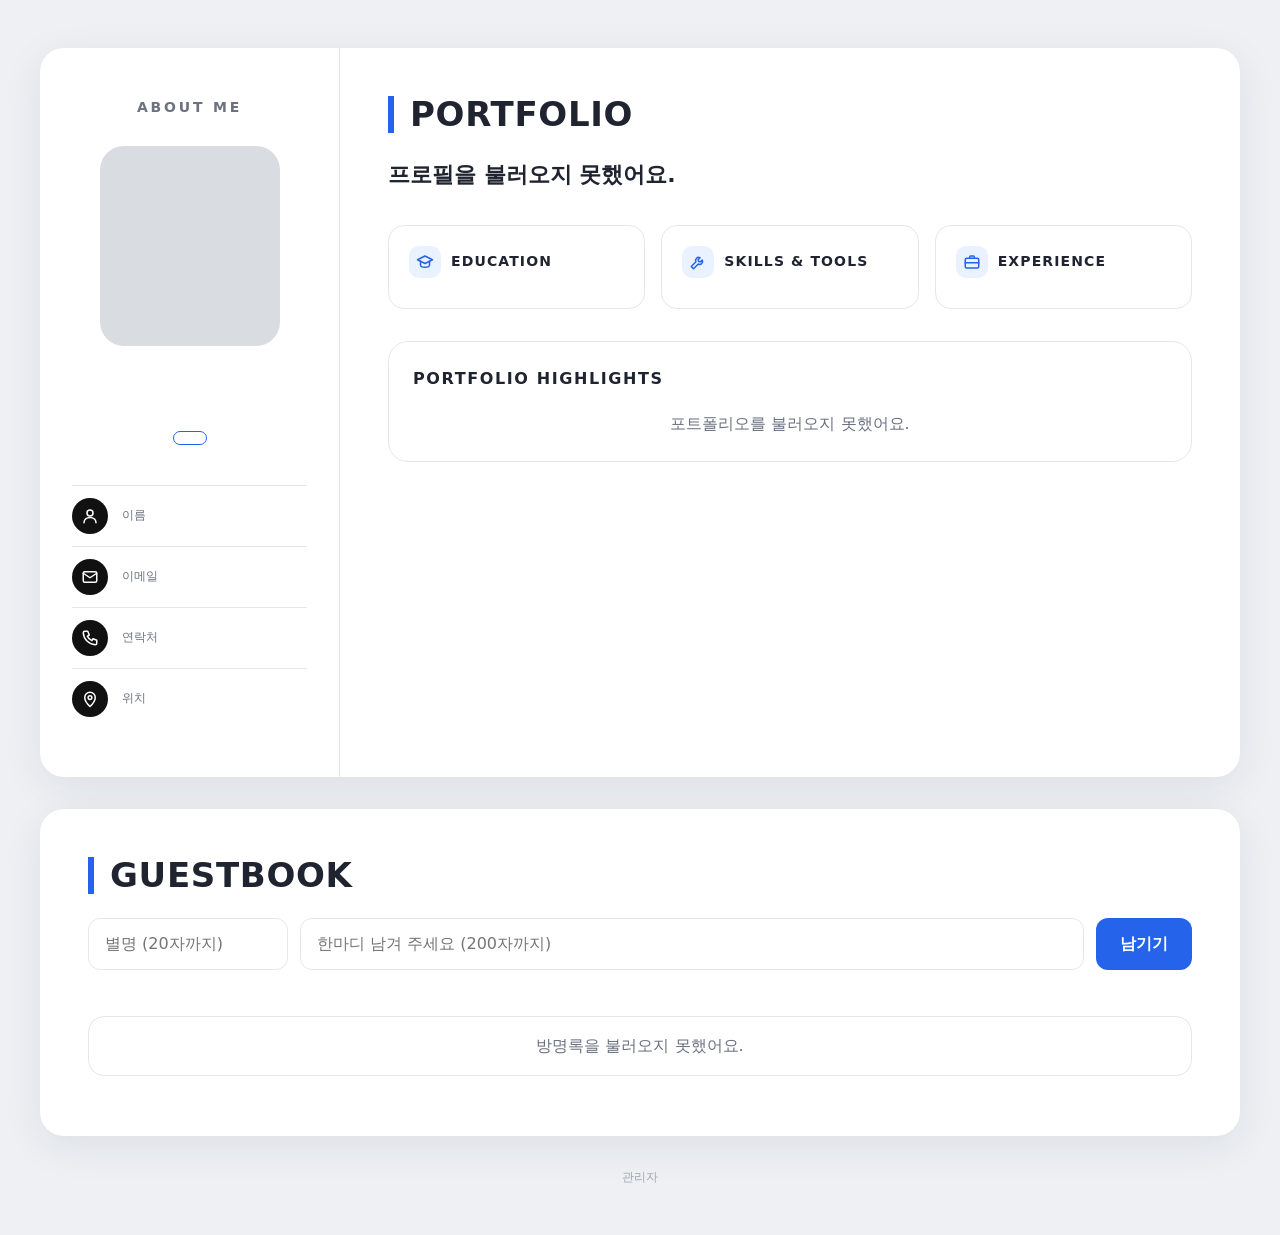
<file: index.html>
<!DOCTYPE html>
<html lang="ko">
<head>
  <meta charset="UTF-8">
  <meta name="viewport" content="width=device-width, initial-scale=1.0">
  <title>포트폴리오</title>
  <link rel="stylesheet" href="style.css">
</head>
<body>
  <!-- 큰 흰 카드: 왼쪽 ABOUT ME, 오른쪽 PORTFOLIO -->
  <main class="sheet">
    <aside class="about">
      <h2 class="section-label">ABOUT ME</h2>

      <div class="photo" id="profile-photo"></div>

      <h1 class="name" id="profile-name">&nbsp;</h1>
      <p class="title" id="profile-title"></p>
      <p class="badge" id="profile-badge" hidden></p>

      <ul class="contacts">
        <li>
          <span class="contact-icon" aria-hidden="true">
            <svg viewBox="0 0 24 24"><circle cx="12" cy="8" r="4"/><path d="M4 21c0-4.4 3.6-7 8-7s8 2.6 8 7"/></svg>
          </span>
          <span><small>이름</small><span id="contact-name"></span></span>
        </li>
        <li>
          <span class="contact-icon" aria-hidden="true">
            <svg viewBox="0 0 24 24"><rect x="3" y="5" width="18" height="14" rx="2"/><path d="M3 7l9 6 9-6"/></svg>
          </span>
          <span><small>이메일</small><a id="contact-email"></a></span>
        </li>
        <li>
          <span class="contact-icon" aria-hidden="true">
            <svg viewBox="0 0 24 24"><path d="M5 3h4l2 5-2.5 1.5a11 11 0 0 0 6 6L16 13l5 2v4a2 2 0 0 1-2 2A17 17 0 0 1 3 5a2 2 0 0 1 2-2z"/></svg>
          </span>
          <span><small>연락처</small><a id="contact-phone"></a></span>
        </li>
        <li>
          <span class="contact-icon" aria-hidden="true">
            <svg viewBox="0 0 24 24"><path d="M12 22s7-6.5 7-12a7 7 0 0 0-14 0c0 5.5 7 12 7 12z"/><circle cx="12" cy="10" r="2.5"/></svg>
          </span>
          <span><small>위치</small><span id="contact-location"></span></span>
        </li>
      </ul>
    </aside>

    <section class="content">
      <h2 class="big-title">PORTFOLIO</h2>

      <p class="headline" id="profile-headline"></p>
      <p class="intro" id="profile-intro"></p>

      <div class="info-grid">
        <div class="info">
          <h3>
            <span class="info-icon" aria-hidden="true">
              <svg viewBox="0 0 24 24"><path d="M2 9l10-5 10 5-10 5z"/><path d="M6 11v5c0 1.5 2.7 3 6 3s6-1.5 6-3v-5"/></svg>
            </span>
            EDUCATION
          </h3>
          <p id="profile-education"></p>
        </div>
        <div class="info">
          <h3>
            <span class="info-icon" aria-hidden="true">
              <svg viewBox="0 0 24 24"><path d="M14.7 6.3a4 4 0 0 0-5.4 5.4L3 18l3 3 6.3-6.3a4 4 0 0 0 5.4-5.4l-2.5 2.5-2.4-.6-.6-2.4z"/></svg>
            </span>
            SKILLS &amp; TOOLS
          </h3>
          <p id="profile-skills"></p>
        </div>
        <div class="info">
          <h3>
            <span class="info-icon" aria-hidden="true">
              <svg viewBox="0 0 24 24"><rect x="3" y="7" width="18" height="13" rx="2"/><path d="M9 7V5a1 1 0 0 1 1-1h4a1 1 0 0 1 1 1v2M3 13h18"/></svg>
            </span>
            EXPERIENCE
          </h3>
          <p id="profile-experience"></p>
        </div>
      </div>

      <div class="highlights">
        <h3 class="highlights-title">PORTFOLIO HIGHLIGHTS</h3>
        <div class="cards" id="cards">
          <p class="empty">불러오는 중…</p>
        </div>
      </div>

      <blockquote class="quote" id="profile-quote"></blockquote>
    </section>
  </main>

  <!-- 방명록 -->
  <section class="sheet guestbook">
    <h2 class="big-title">GUESTBOOK</h2>

    <form class="gb-form" id="gb-form">
      <input type="text" id="gb-nickname" placeholder="별명 (20자까지)" maxlength="20" required>
      <input type="text" id="gb-message" placeholder="한마디 남겨 주세요 (200자까지)" maxlength="200" required>
      <button type="button" id="gb-submit">남기기</button>
    </form>
    <p class="gb-status" id="gb-status" role="status"></p>

    <ul class="gb-list" id="gb-list"></ul>
  </section>

  <p class="admin-link"><a href="admin.html">관리자</a></p>

  <script src="script.js"></script>
</body>
</html>
</file>
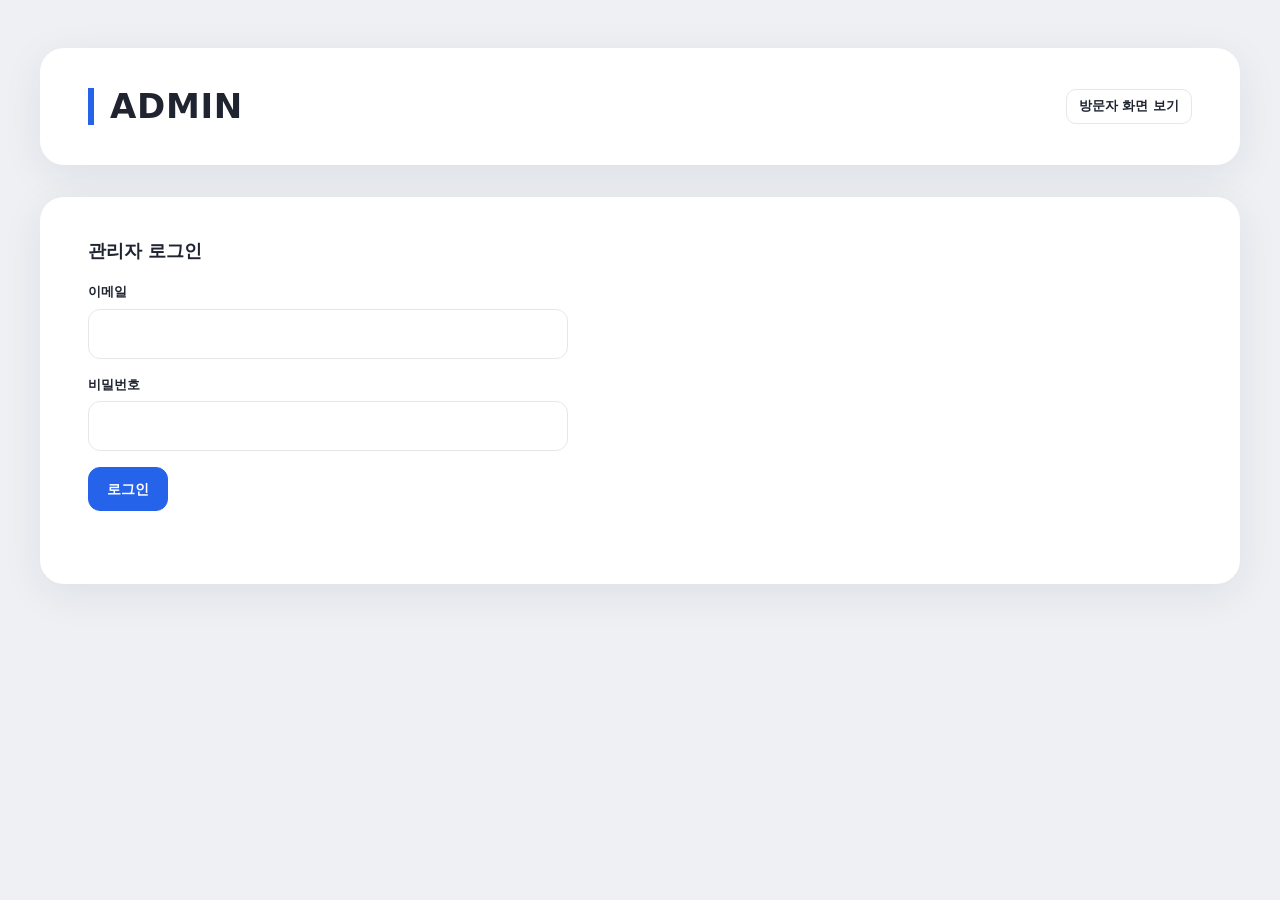
<file: admin.html>
<!DOCTYPE html>
<html lang="ko">
<head>
  <meta charset="UTF-8">
  <meta name="viewport" content="width=device-width, initial-scale=1.0">
  <meta name="robots" content="noindex">
  <title>관리자 | 포트폴리오</title>
  <link rel="stylesheet" href="style.css">
  <style>
    /* ===== 관리자 화면에만 쓰는 모양 ===== */
    .sheet.pad { padding: 40px 48px; }
    .narrow { max-width: 480px; }

    .admin-top {
      display: flex;
      flex-wrap: wrap;
      align-items: center;
      justify-content: space-between;
      gap: 16px;
    }
    .admin-top .big-title { margin: 0; }
    .admin-top .who { color: var(--muted); font-size: 14px; }
    .row { display: flex; flex-wrap: wrap; align-items: center; gap: 8px; }

    .field { display: block; margin-bottom: 16px; }
    .field > span {
      display: block;
      margin-bottom: 6px;
      font-size: 13px;
      font-weight: 700;
    }
    .field small { color: var(--muted); font-weight: 400; }
    .field input[type="text"],
    .field input[type="email"],
    .field input[type="password"],
    .field input[type="number"],
    .field textarea {
      width: 100%;
      padding: 11px 14px;
      border: 1px solid var(--line);
      border-radius: 12px;
      font: inherit;
      background: #fff;
    }
    .field textarea { min-height: 90px; resize: vertical; }
    .field input:focus,
    .field textarea:focus { outline: none; border-color: var(--blue); }
    .field input[readonly] { background: var(--tag); color: var(--muted); }

    .grid-2 {
      display: grid;
      grid-template-columns: 1fr 1fr;
      gap: 0 16px;
    }

    .btn {
      padding: 10px 18px;
      border: 1px solid var(--line);
      border-radius: 12px;
      background: #fff;
      color: var(--text);
      font: inherit;
      font-size: 14px;
      font-weight: 700;
      cursor: pointer;
    }
    .btn:hover { border-color: var(--blue); color: var(--blue); }
    .btn:disabled { opacity: 0.5; cursor: default; }
    .btn.primary { background: var(--blue); border-color: var(--blue); color: #fff; }
    .btn.danger:hover { border-color: #e11d48; color: #e11d48; }
    .btn.small { padding: 6px 12px; font-size: 13px; border-radius: 10px; }

    .msg { min-height: 1.6em; margin: 10px 0 0; font-size: 14px; color: var(--muted); }
    .msg.error { color: #e11d48; }
    .msg.ok { color: #16a34a; }

    .subtitle { margin: 0 0 16px; font-size: 18px; }

    .photo-row { display: flex; align-items: center; gap: 20px; margin-bottom: 16px; }
    .photo.small { width: 110px; height: 120px; margin: 0; border-radius: 18px; flex: none; }
    .photo-row > div { min-width: 0; }
    input[type="file"] { max-width: 100%; }

    /* 카드 목록 */
    .admin-cards { list-style: none; margin: 0 0 24px; padding: 0; }
    .admin-card {
      display: grid;
      grid-template-columns: 120px 1fr auto;
      gap: 16px;
      align-items: center;
      padding: 14px;
      border: 1px solid var(--line);
      border-radius: 16px;
      margin-bottom: 12px;
    }
    .admin-card .thumb { margin: 0; }
    .admin-card .card-title { margin: 2px 0; }
    .admin-card .likes-count { color: #f43f5e; font-size: 13px; font-weight: 700; }
    .admin-card .actions { display: flex; flex-wrap: wrap; justify-content: flex-end; gap: 6px; max-width: 260px; }

    .editor {
      padding: 24px;
      border: 1px solid var(--line);
      border-radius: 20px;
      background: #fafbfc;
    }
    .file-box {
      padding: 14px;
      border: 1px dashed var(--line);
      border-radius: 12px;
      background: #fff;
    }
    .file-box .current { margin: 8px 0 0; font-size: 13px; color: var(--muted); word-break: break-all; }

    .gb-list .gb-head { align-items: center; }

    @media (max-width: 760px) {
      .sheet.pad { padding: 28px 20px; }
      .grid-2 { grid-template-columns: 1fr; }
      .admin-card { grid-template-columns: 1fr; }
      .admin-card .actions { justify-content: flex-start; max-width: none; }
    }
  </style>
</head>
<body>
  <!-- 맨 위: 제목, 로그인한 사람, 로그아웃 -->
  <header class="sheet pad admin-top">
    <h1 class="big-title">ADMIN</h1>
    <div class="row">
      <span class="who" id="who"></span>
      <a class="btn small" href="index.html">방문자 화면 보기</a>
      <button type="button" class="btn small" id="logout-btn" hidden>로그아웃</button>
    </div>
  </header>

  <!-- 로그인 -->
  <section class="sheet pad" id="login-view" hidden>
    <div class="narrow">
      <h2 class="subtitle">관리자 로그인</h2>
      <label class="field">
        <span>이메일</span>
        <input type="email" id="login-email" autocomplete="username">
      </label>
      <label class="field">
        <span>비밀번호</span>
        <input type="password" id="login-password" autocomplete="current-password">
      </label>
      <button type="button" class="btn primary" id="login-btn">로그인</button>
      <p class="msg" id="login-msg" role="status"></p>
    </div>
  </section>

  <!-- 관리자가 아닐 때 -->
  <section class="sheet pad" id="denied-view" hidden>
    <h2 class="subtitle">관리자만 쓸 수 있어요</h2>
    <p class="intro">이 계정은 관리자 명단(admins)에 없어요. 로그아웃하고 관리자 계정으로 다시 로그인해 주세요.</p>
  </section>

  <!-- 관리자 화면 -->
  <div id="admin-view" hidden>
    <!-- 프로필 -->
    <section class="sheet pad">
      <h2 class="big-title">PROFILE</h2>

      <div class="photo-row">
        <div class="photo small" id="p-photo-preview"></div>
        <div>
          <label class="field">
            <span>프로필 사진 <small>(이미지, 10MB까지)</small></span>
            <input type="file" id="p-photo-file" accept="image/png,image/jpeg,image/webp,image/gif">
          </label>
          <button type="button" class="btn small danger" id="p-photo-clear">사진 빼기</button>
        </div>
      </div>
      <label class="field">
        <span>사진 주소 <small>(사진을 고르면 자동으로 채워져요)</small></span>
        <input type="text" id="p-photo_url" readonly>
      </label>

      <div class="grid-2">
        <label class="field"><span>이름</span><input type="text" id="p-name"></label>
        <label class="field"><span>직함</span><input type="text" id="p-title"></label>
        <label class="field"><span>경력 배지</span><input type="text" id="p-career_badge"></label>
        <label class="field"><span>이메일</span><input type="text" id="p-email"></label>
        <label class="field"><span>연락처</span><input type="text" id="p-phone"></label>
        <label class="field"><span>위치</span><input type="text" id="p-location"></label>
      </div>
      <label class="field">
        <span>한 줄 소개 제목 <small>(이름이 들어가면 그 부분에 파란 밑줄)</small></span>
        <input type="text" id="p-headline">
      </label>
      <label class="field"><span>소개 글</span><textarea id="p-intro"></textarea></label>
      <div class="grid-2">
        <label class="field"><span>EDUCATION</span><textarea id="p-education"></textarea></label>
        <label class="field"><span>SKILLS &amp; TOOLS</span><textarea id="p-skills"></textarea></label>
        <label class="field"><span>EXPERIENCE</span><textarea id="p-experience"></textarea></label>
        <label class="field"><span>맨 아래 인용</span><textarea id="p-quote"></textarea></label>
      </div>

      <button type="button" class="btn primary" id="p-save">프로필 저장</button>
      <p class="msg" id="p-msg" role="status"></p>
    </section>

    <!-- 포트폴리오 카드 -->
    <section class="sheet pad">
      <div class="admin-top">
        <h2 class="big-title">PORTFOLIO CARDS</h2>
        <button type="button" class="btn primary" id="c-new">+ 카드 추가</button>
      </div>
      <p class="msg" id="c-list-msg" role="status"></p>
      <ul class="admin-cards" id="c-list"></ul>

      <!-- 카드 추가·수정 폼 -->
      <div class="editor" id="c-editor" hidden>
        <h3 class="subtitle" id="c-editor-title">카드 추가</h3>
        <div class="grid-2">
          <label class="field"><span>번호 <small>(예: 01)</small></span><input type="text" id="c-number"></label>
          <label class="field"><span>분류</span><input type="text" id="c-category"></label>
        </div>
        <label class="field"><span>제목 <small>(꼭 적어야 해요)</small></span><input type="text" id="c-title"></label>
        <label class="field"><span>설명</span><textarea id="c-description"></textarea></label>
        <label class="field"><span>태그 <small>(쉼표로 나눠 적기. 예: 총괄 PM, UI/UX)</small></span><input type="text" id="c-tags"></label>

        <div class="grid-2">
          <div class="field">
            <span>썸네일 이미지 <small>(이미지, 10MB까지)</small></span>
            <div class="file-box">
              <input type="file" id="c-thumb-file" accept="image/png,image/jpeg,image/webp,image/gif">
              <p class="current" id="c-thumb-current"></p>
              <button type="button" class="btn small danger" id="c-thumb-clear">썸네일 빼기</button>
            </div>
          </div>
          <div class="field">
            <span>첨부 파일 <small>(이미지 또는 PDF, 10MB까지)</small></span>
            <div class="file-box">
              <input type="file" id="c-file-file" accept="image/png,image/jpeg,image/webp,image/gif,application/pdf">
              <p class="current" id="c-file-current"></p>
              <button type="button" class="btn small danger" id="c-file-clear">첨부 파일 빼기</button>
            </div>
          </div>
        </div>

        <div class="row">
          <button type="button" class="btn primary" id="c-save">저장</button>
          <button type="button" class="btn" id="c-cancel">취소</button>
        </div>
        <p class="msg" id="c-msg" role="status"></p>
      </div>
    </section>

    <!-- 방명록 -->
    <section class="sheet pad">
      <h2 class="big-title">GUESTBOOK</h2>
      <p class="msg" id="g-msg" role="status"></p>
      <ul class="gb-list" id="g-list"></ul>
    </section>
  </div>

  <script src="admin.js"></script>
</body>
</html>
</file>
<file: style.css>
/* ===== 기본 색과 글꼴 ===== */
:root {
  --bg: #eef0f4;          /* 연회색 바탕 */
  --card: #ffffff;        /* 흰 카드 */
  --text: #1f2430;        /* 진한 글자 */
  --muted: #6b7280;       /* 회색 글자 */
  --line: #e5e7eb;        /* 연한 테두리 */
  --blue: #2563eb;        /* 파란 강조색 */
  --blue-soft: #eaf1ff;   /* 연한 파랑 */
  --tag: #f1f3f6;         /* 회색 태그 바탕 */
}

* { box-sizing: border-box; }

body {
  margin: 0;
  padding: 48px 16px;
  background: var(--bg);
  color: var(--text);
  font-family: "Pretendard", "Apple SD Gothic Neo", "Malgun Gothic", system-ui, sans-serif;
  line-height: 1.6;
}

a { color: inherit; text-decoration: none; }
a:hover { color: var(--blue); }

/* ===== 큰 흰 카드 ===== */
.sheet {
  max-width: 1200px;
  margin: 0 auto 32px;
  background: var(--card);
  border-radius: 24px;
  box-shadow: 0 10px 40px rgba(31, 36, 48, 0.08);
}

main.sheet {
  display: grid;
  grid-template-columns: 300px 1fr;
}

/* ===== 왼쪽 ABOUT ME ===== */
.about {
  padding: 48px 32px;
  border-right: 1px solid var(--line);
  text-align: center;
}

.section-label {
  margin: 0 0 28px;
  font-size: 14px;
  letter-spacing: 0.2em;
  color: var(--muted);
}

.photo {
  width: 180px;
  height: 200px;
  margin: 0 auto 24px;
  border-radius: 24px;
  background: #d9dce1;      /* 사진이 없을 때 회색 자리 */
  overflow: hidden;
}
.photo img {
  width: 100%;
  height: 100%;
  object-fit: cover;
  display: block;
}

.name {
  margin: 0;
  font-size: 28px;
  font-weight: 800;
}

.title {
  margin: 6px 0 16px;
  color: var(--blue);
  font-weight: 700;
}

.badge {
  display: inline-block;
  margin: 0 0 32px;
  padding: 6px 16px;
  border: 1.5px solid var(--blue);
  border-radius: 999px;
  color: var(--blue);
  font-size: 14px;
  font-weight: 700;
}

.contacts {
  list-style: none;
  margin: 0;
  padding: 0;
  text-align: left;
}
.contacts li {
  display: flex;
  align-items: center;
  gap: 14px;
  padding: 12px 0;
  border-top: 1px solid var(--line);
  word-break: break-all;
}
.contacts small {
  display: block;
  font-size: 12px;
  color: var(--muted);
}

.contact-icon {
  flex: none;
  width: 36px;
  height: 36px;
  border-radius: 50%;
  background: #111;
  display: grid;
  place-items: center;
}
.contact-icon svg {
  width: 18px;
  height: 18px;
  fill: none;
  stroke: #fff;
  stroke-width: 2;
  stroke-linecap: round;
  stroke-linejoin: round;
}

/* ===== 오른쪽 PORTFOLIO ===== */
.content {
  padding: 48px;
  min-width: 0;
}

.big-title {
  margin: 0 0 24px;
  padding-left: 16px;
  border-left: 6px solid var(--blue);   /* 파란 세로 막대 */
  font-size: 34px;
  font-weight: 900;
  line-height: 1.1;
  letter-spacing: 0.02em;
}

.headline {
  margin: 0 0 12px;
  font-size: 22px;
  font-weight: 800;
}
.headline .hl-name {
  box-shadow: inset 0 -0.4em 0 rgba(37, 99, 235, 0.25);  /* 이름 밑 파란 밑줄 */
  border-bottom: 3px solid var(--blue);
}

.intro {
  margin: 0 0 32px;
  color: var(--muted);
  white-space: pre-line;
}

/* 세 칸: EDUCATION · SKILLS & TOOLS · EXPERIENCE */
.info-grid {
  display: grid;
  grid-template-columns: repeat(3, 1fr);
  gap: 16px;
  margin-bottom: 32px;
}
.info {
  padding: 20px;
  border: 1px solid var(--line);
  border-radius: 16px;
}
.info h3 {
  display: flex;
  align-items: center;
  gap: 10px;
  margin: 0 0 10px;
  font-size: 14px;
  letter-spacing: 0.08em;
}
.info p {
  margin: 0;
  color: var(--muted);
  font-size: 14px;
  white-space: pre-line;
}
.info-icon {
  width: 32px;
  height: 32px;
  border-radius: 10px;
  background: var(--blue-soft);
  display: grid;
  place-items: center;
}
.info-icon svg {
  width: 18px;
  height: 18px;
  fill: none;
  stroke: var(--blue);
  stroke-width: 2;
  stroke-linecap: round;
  stroke-linejoin: round;
}

/* PORTFOLIO HIGHLIGHTS 상자 */
.highlights {
  padding: 24px;
  border: 1px solid var(--line);
  border-radius: 20px;
  margin-bottom: 32px;
}
.highlights-title {
  margin: 0 0 20px;
  font-size: 16px;
  letter-spacing: 0.1em;
}

.cards {
  display: grid;
  grid-template-columns: repeat(4, 1fr);
  gap: 16px;
}

.card {
  display: flex;
  flex-direction: column;
  border: 1px solid var(--line);
  border-radius: 16px;
  background: #fff;
  overflow: hidden;
  transition: transform 0.15s, box-shadow 0.15s;
}
.card:hover {
  transform: translateY(-3px);
  box-shadow: 0 8px 24px rgba(31, 36, 48, 0.1);
}

/* 카드 본문 전체가 하나의 버튼 */
.card-open {
  display: block;
  flex: 1;
  width: 100%;
  padding: 0;
  border: 0;
  background: none;
  font: inherit;
  color: inherit;
  text-align: left;
  cursor: pointer;
}
.card-open:disabled { cursor: default; }
.card-open:focus-visible {
  outline: 3px solid var(--blue);
  outline-offset: -3px;
}

/* 브라우저 창 모양 썸네일 */
.thumb {
  display: block;
  margin: 12px 12px 0;
  border: 1px solid var(--line);
  border-radius: 10px;
  overflow: hidden;
  background: #fff;
}
.thumb-bar {
  display: flex;
  gap: 5px;
  padding: 7px 9px;
  background: #f3f4f6;
  border-bottom: 1px solid var(--line);
}
.thumb-bar span {
  width: 8px;
  height: 8px;
  border-radius: 50%;
  background: #c9ccd2;
}
.thumb-bar span:nth-child(1) { background: #ff6159; }
.thumb-bar span:nth-child(2) { background: #ffbd2e; }
.thumb-bar span:nth-child(3) { background: #28c941; }
.thumb-view {
  display: block;
  aspect-ratio: 16 / 10;
  background: #d9dce1;        /* 이미지가 없을 때 회색 자리 */
}
.thumb-view img {
  width: 100%;
  height: 100%;
  object-fit: cover;
  display: block;
}

.card-body {
  display: block;
  padding: 14px 14px 0;
}
.card-meta {
  display: block;
  color: var(--blue);
  font-size: 12px;
  font-weight: 700;
}
.card-title {
  display: block;
  margin: 4px 0 6px;
  font-size: 16px;
  font-weight: 800;
  line-height: 1.35;
}
.card-desc {
  display: -webkit-box;
  -webkit-line-clamp: 2;       /* 두 줄까지만 */
  -webkit-box-orient: vertical;
  overflow: hidden;
  color: var(--muted);
  font-size: 13px;
}
.card-tags {
  display: flex;
  flex-wrap: wrap;
  gap: 6px;
  margin-top: 10px;
}
.tag {
  padding: 3px 10px;
  border-radius: 999px;
  background: var(--tag);
  color: var(--muted);
  font-size: 12px;
}

.card-foot {
  display: flex;
  justify-content: flex-end;
  padding: 10px 14px 14px;
}
.like {
  display: inline-flex;
  align-items: center;
  gap: 6px;
  padding: 5px 12px;
  border: 1px solid var(--line);
  border-radius: 999px;
  background: #fff;
  color: var(--muted);
  font: inherit;
  font-size: 13px;
  cursor: pointer;
}
.like svg {
  width: 16px;
  height: 16px;
  fill: none;
  stroke: currentColor;
  stroke-width: 2;
}
.like:hover { border-color: #f43f5e; color: #f43f5e; }
.like.liked {
  border-color: #fecdd3;
  background: #fff1f2;
  color: #f43f5e;
  cursor: default;
}
.like.liked svg { fill: currentColor; }

/* 맨 아래 기울어진 인용 */
.quote {
  margin: 0;
  padding: 8px 0 0;
  color: var(--muted);
  font-style: italic;
  font-size: 17px;
  text-align: center;
}
.quote:not(:empty)::before { content: "“ "; color: var(--blue); }
.quote:not(:empty)::after  { content: " ”"; color: var(--blue); }

.empty {
  grid-column: 1 / -1;
  margin: 0;
  color: var(--muted);
  text-align: center;
}

/* ===== 방명록 ===== */
.guestbook { padding: 48px; }

.gb-form {
  display: grid;
  grid-template-columns: 200px 1fr auto;
  gap: 12px;
}
.gb-form input {
  padding: 12px 16px;
  border: 1px solid var(--line);
  border-radius: 12px;
  font: inherit;
}
.gb-form input:focus {
  outline: none;
  border-color: var(--blue);
}
.gb-form button {
  padding: 12px 24px;
  border: 0;
  border-radius: 12px;
  background: var(--blue);
  color: #fff;
  font: inherit;
  font-weight: 700;
  cursor: pointer;
}
.gb-form button:disabled { opacity: 0.6; cursor: default; }

.gb-status {
  min-height: 1.6em;
  margin: 8px 0 16px;
  color: var(--muted);
  font-size: 14px;
}

.gb-list {
  list-style: none;
  margin: 0;
  padding: 0;
}
.gb-list li {
  padding: 16px 20px;
  border: 1px solid var(--line);
  border-radius: 16px;
  margin-bottom: 12px;
}
.gb-head {
  display: flex;
  justify-content: space-between;
  gap: 12px;
  margin-bottom: 4px;
}
.gb-nick { font-weight: 800; }
.gb-date { color: var(--muted); font-size: 13px; }
.gb-msg {
  margin: 0;
  color: var(--muted);
  white-space: pre-line;
  word-break: break-word;
}

/* ===== 화면 폭에 따라 ===== */
@media (max-width: 1100px) {
  .cards { grid-template-columns: repeat(2, 1fr); }
}

/* 휴대폰: 모두 한 줄로 쌓인다 */
@media (max-width: 760px) {
  body { padding: 16px; }
  main.sheet { grid-template-columns: 1fr; }
  .about {
    border-right: 0;
    border-bottom: 1px solid var(--line);
    padding: 32px 20px;
  }
  .content, .guestbook { padding: 32px 20px; }
  .big-title { font-size: 28px; }
  .headline { font-size: 19px; }
  .info-grid,
  .cards,
  .gb-form { grid-template-columns: 1fr; }
  .highlights { padding: 16px; }
}

/* 맨 아래 작은 관리자 링크 */
.admin-link {
  margin: 0;
  text-align: center;
  font-size: 12px;
}
.admin-link a { color: #a0a6b1; }
.admin-link a:hover { color: var(--blue); }
</file>
